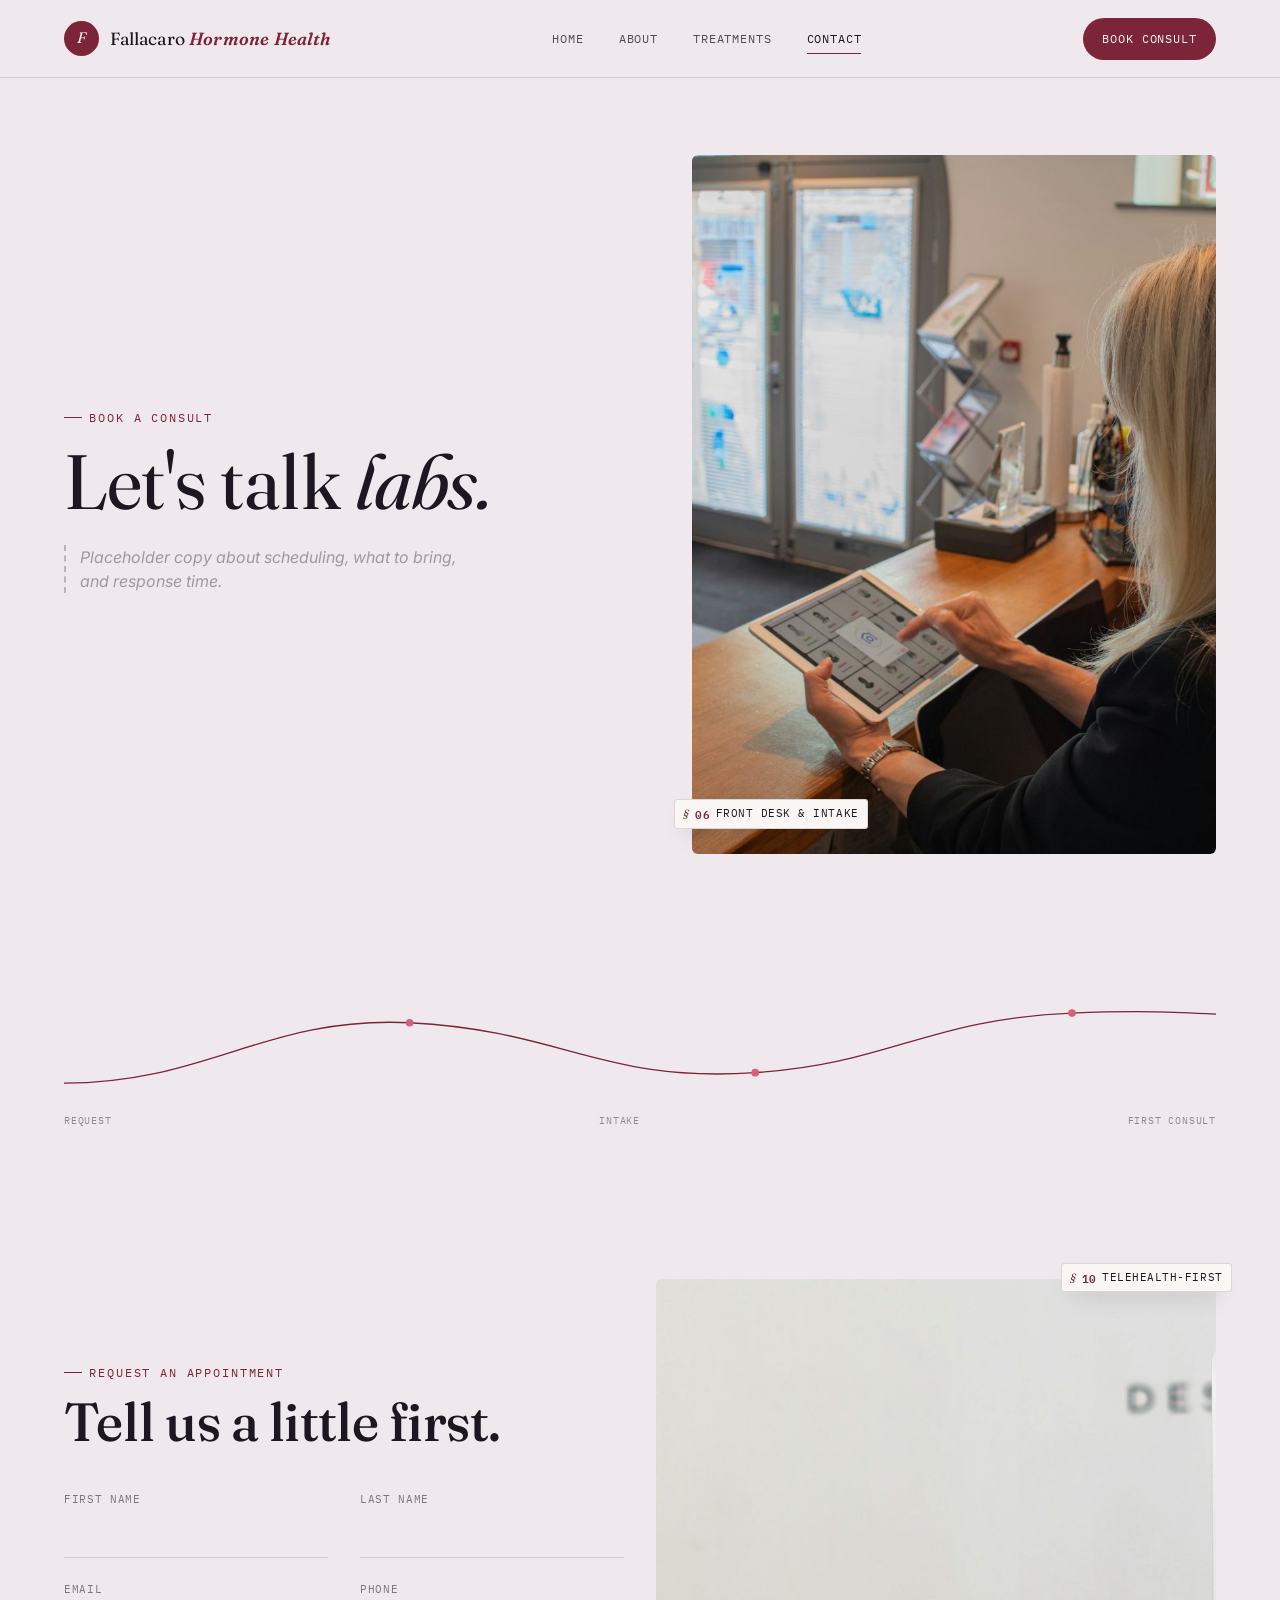
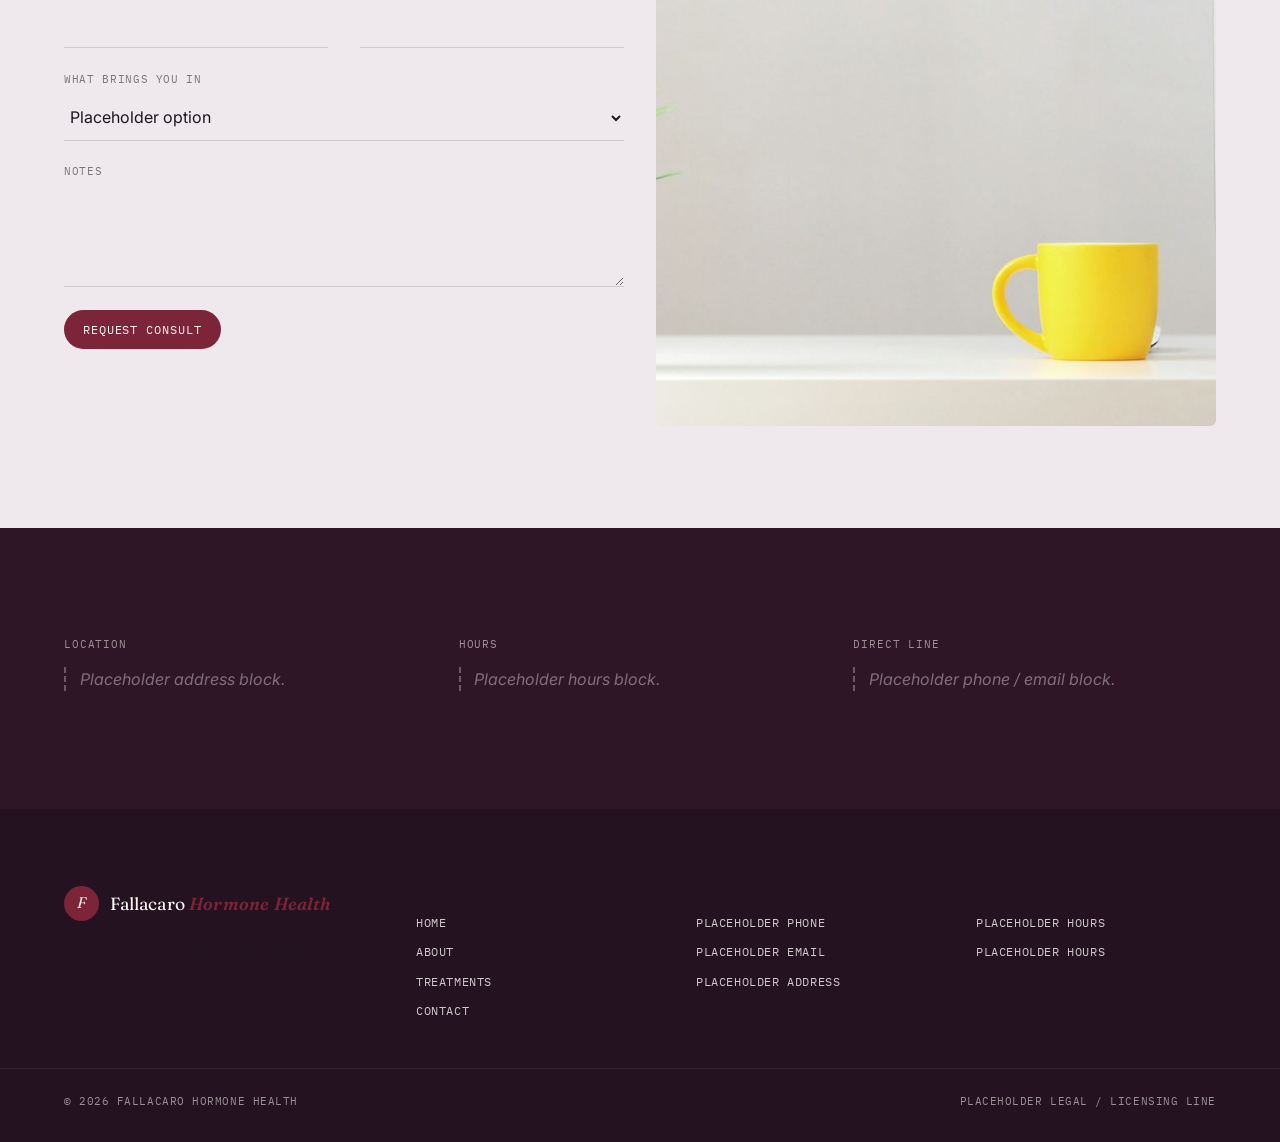
<file: contact.html>
<!doctype html>
<html lang="en">
<head>
<meta charset="UTF-8">
<meta name="viewport" content="width=device-width, initial-scale=1.0">
<title>Contact — Fallacaro Hormone Health</title>
<link rel="stylesheet" href="hrt.css">
</head>
<body>

<header class="site-header">
  <div class="wrap nav">
    <a href="index.html" class="brand">
      <span class="brand-mark">F</span>
      <span class="brand-word">Fallacaro <b>Hormone Health</b></span>
    </a>
    <nav class="nav-links" aria-label="Primary">
      <a href="index.html">Home</a>
      <a href="about.html">About</a>
      <a href="treatments.html">Treatments</a>
      <a href="contact.html">Contact</a>
    </nav>
    <div class="nav-cta">
      <a href="contact.html" class="btn btn-primary">Book Consult</a>
      <button class="nav-toggle" aria-label="Toggle menu" aria-expanded="false">
        <span></span><span></span><span></span>
      </button>
    </div>
  </div>
  <div class="mobile-panel">
    <a href="index.html">Home</a>
    <a href="about.html">About</a>
    <a href="treatments.html">Treatments</a>
    <a href="contact.html">Contact</a>
  </div>
</header>

<main>

  <!-- HERO -->
  <section class="wrap hero">
    <div class="hero-copy">
      <span class="eyebrow">Book a consult</span>
      <h1 class="display-1">Let's talk <span class="italic">labs.</span></h1>
      <p class="placeholder-text" style="margin-top:1rem;">Placeholder copy about scheduling, what to bring, and response time.</p>
    </div>
    <div class="hero-media reveal">
      <div class="frame">
        <img src="[data-uri]" alt="Scheduling an appointment on a tablet at the front desk">
      </div>
      <span class="tag" style="left:-1.1rem; bottom:1.6rem;"><span class="tag-index">06</span> Front desk &amp; intake</span>
    </div>
  </section>

  <div class="curve-divider wrap">
    <svg viewBox="0 0 1200 120" preserveAspectRatio="none" aria-hidden="true">
      <path class="curve-path" d="M0,95 C150,95 210,25 360,32 C520,40 560,95 720,84 C860,75 900,28 1050,22 C1120,19 1160,21 1200,23"/>
      <circle class="curve-dot" cx="360" cy="32" r="4"/>
      <circle class="curve-dot" cx="720" cy="84" r="4"/>
      <circle class="curve-dot" cx="1050" cy="22" r="4"/>
    </svg>
    <div class="curve-caption"><span>Request</span><span>Intake</span><span>First consult</span></div>
  </div>

  <!-- FORM + DESK IMAGE -->
  <section class="section wrap split">
    <div>
      <span class="eyebrow">Request an appointment</span>
      <h2 class="display-2" style="margin-top:0.8rem;">Tell us a little first.</h2>

      <form style="margin-top:2.5rem;">
        <div class="grid grid-2">
          <div class="field">
            <label for="fname">First name</label>
            <input type="text" id="fname" name="fname" autocomplete="given-name">
          </div>
          <div class="field">
            <label for="lname">Last name</label>
            <input type="text" id="lname" name="lname" autocomplete="family-name">
          </div>
        </div>
        <div class="grid grid-2">
          <div class="field">
            <label for="email">Email</label>
            <input type="email" id="email" name="email" autocomplete="email">
          </div>
          <div class="field">
            <label for="phone">Phone</label>
            <input type="tel" id="phone" name="phone" autocomplete="tel">
          </div>
        </div>
        <div class="field">
          <label for="topic">What brings you in</label>
          <select id="topic" name="topic">
            <option>Placeholder option</option>
            <option>Placeholder option</option>
            <option>Placeholder option</option>
          </select>
        </div>
        <div class="field">
          <label for="notes">Notes</label>
          <textarea id="notes" name="notes"></textarea>
        </div>
        <button type="submit" class="btn btn-primary">Request Consult</button>
      </form>
    </div>

    <div class="split-media reveal" style="position:relative;">
      <div class="frame ratio-tall">
        <img src="[data-uri]" alt="A calm desk workspace">
      </div>
      <span class="tag" style="right:-1rem; top:-1rem;"><span class="tag-index">10</span> Telehealth-first</span>
    </div>
  </section>

  <!-- HOURS / INFO STRIP -->
  <section class="section on-dark">
    <div class="wrap grid grid-3">
      <div class="reveal">
        <span class="mono-label">Location</span>
        <p class="placeholder-text" style="margin-top:0.8rem;">Placeholder address block.</p>
      </div>
      <div class="reveal">
        <span class="mono-label">Hours</span>
        <p class="placeholder-text" style="margin-top:0.8rem;">Placeholder hours block.</p>
      </div>
      <div class="reveal">
        <span class="mono-label">Direct line</span>
        <p class="placeholder-text" style="margin-top:0.8rem;">Placeholder phone / email block.</p>
      </div>
    </div>
  </section>

</main>

<footer class="site-footer">
  <div class="wrap footer-grid">
    <div>
      <a href="index.html" class="brand" style="color:var(--paper);">
        <span class="brand-mark">F</span>
        <span class="brand-word">Fallacaro <b>Hormone Health</b></span>
      </a>
      <p class="placeholder-text" style="margin-top:1.2rem;">Placeholder footer note about the practice.</p>
    </div>
    <div class="footer-links">
      <span class="mono-label">Site</span>
      <a href="index.html">Home</a>
      <a href="about.html">About</a>
      <a href="treatments.html">Treatments</a>
      <a href="contact.html">Contact</a>
    </div>
    <div class="footer-links">
      <span class="mono-label">Contact</span>
      <span>Placeholder phone</span>
      <span>Placeholder email</span>
      <span>Placeholder address</span>
    </div>
    <div class="footer-links">
      <span class="mono-label">Hours</span>
      <span>Placeholder hours</span>
      <span>Placeholder hours</span>
    </div>
  </div>
  <div class="wrap footer-bottom">
    <span>&copy; <span data-year></span> Fallacaro Hormone Health</span>
    <span>Placeholder legal / licensing line</span>
  </div>
</footer>

<script src="hrt.js"></script>
</body>
</html>
</file>
<file: hrt.css>
/* ==========================================================================
   FALLACARO HORMONE HEALTH — design tokens
   Palette: plum/oxblood clinical-editorial, lilac-grey base, rose + teal accents
   Type: Fraunces (display) / Inter (body) / IBM Plex Mono (data & labels)
   Signature: the "curve" — a hand-drawn hormone-level line that threads
   between sections, and apothecary specimen tags pinned to every photograph.
   ========================================================================== */

@import url('https://fonts.googleapis.com/css2?family=Fraunces:ital,opsz,wght@0,9..144,300;0,9..144,400;0,9..144,500;0,9..144,600;1,9..144,400;1,9..144,500&family=Inter:wght@400;500;600;700&family=IBM+Plex+Mono:wght@400;500&display=swap');

:root{
  /* -- core palette -- */
  --ink:        #1c1720;
  --plum-950:   #241220;
  --plum-900:   #2e1626;
  --plum-800:   #3d1c30;
  --base:       #efe9ed;
  --base-alt:   #e3dae1;
  --paper:      #faf6f4;
  --oxblood:    #7c2438;
  --oxblood-d:  #5e1a2b;
  --rose:       #d8607c;
  --rose-soft:  #eec3ce;
  --teal:       #1f4b4a;
  --teal-soft:  #cfe3e0;
  --line:       rgba(28,23,32,0.14);
  --line-light: rgba(250,246,244,0.22);

  /* -- type -- */
  --f-display: 'Fraunces', serif;
  --f-body:    'Inter', sans-serif;
  --f-mono:    'IBM Plex Mono', monospace;

  /* -- scale -- */
  --gap: clamp(1.25rem, 2.5vw, 2.5rem);
  --radius-sm: 3px;
  --radius-md: 6px;
  --edge: clamp(1.25rem, 5vw, 4.5rem);
}

*, *::before, *::after{ box-sizing: border-box; }
html{ scroll-behavior: smooth; }

body{
  margin:0;
  background: var(--base);
  color: var(--ink);
  font-family: var(--f-body);
  font-size: 16px;
  line-height: 1.5;
  -webkit-font-smoothing: antialiased;
}

img{ max-width:100%; display:block; }

a{ color: inherit; text-decoration:none; }

::selection{ background: var(--oxblood); color: var(--paper); }

/* focus visibility */
a:focus-visible, button:focus-visible, input:focus-visible, textarea:focus-visible{
  outline: 2px solid var(--oxblood);
  outline-offset: 3px;
}

@media (prefers-reduced-motion: reduce){
  *{ animation-duration: 0.001ms !important; animation-iteration-count: 1 !important; transition-duration: 0.001ms !important; scroll-behavior: auto !important; }
}

/* ==========================================================================
   TYPE PRIMITIVES
   ========================================================================== */

.eyebrow{
  font-family: var(--f-mono);
  font-size: 0.72rem;
  letter-spacing: 0.16em;
  text-transform: uppercase;
  color: var(--oxblood);
  display: inline-flex;
  align-items: center;
  gap: 0.6em;
}
.eyebrow::before{
  content:'';
  width: 1.6em;
  height: 1px;
  background: currentColor;
  display:inline-block;
}
.on-dark .eyebrow{ color: var(--rose-soft); }

h1, h2, h3, h4{
  font-family: var(--f-display);
  font-weight: 500;
  line-height: 1.05;
  margin: 0;
  letter-spacing: -0.01em;
}

.display-1{ font-size: clamp(2.6rem, 6vw, 5.4rem); font-weight: 400; }
.display-2{ font-size: clamp(2.1rem, 4.2vw, 3.4rem); font-weight: 500; }
.display-3{ font-size: clamp(1.5rem, 2.6vw, 2.1rem); font-weight: 500; }
.italic{ font-style: italic; font-weight: 400; }

.lede{
  font-family: var(--f-body);
  font-size: clamp(1.05rem, 1.4vw, 1.25rem);
  font-weight: 400;
  color: rgba(28,23,32,0.72);
  max-width: 46ch;
}
.on-dark .lede{ color: rgba(250,246,244,0.72); }

/* placeholder copy — visually distinct so it reads as reserved space,
   not finished writing */
.placeholder-text{
  font-style: italic;
  color: rgba(28,23,32,0.38);
  border-left: 2px dashed rgba(28,23,32,0.25);
  padding-left: 0.85em;
  max-width: 42ch;
}
.on-dark .placeholder-text{
  color: rgba(250,246,244,0.4);
  border-left-color: rgba(250,246,244,0.3);
}

.mono-label{
  font-family: var(--f-mono);
  font-size: 0.68rem;
  letter-spacing: 0.08em;
  text-transform: uppercase;
  color: rgba(28,23,32,0.5);
}
.on-dark .mono-label{ color: rgba(250,246,244,0.55); }

/* ==========================================================================
   LAYOUT
   ========================================================================== */

.wrap{ max-width: 1320px; margin-inline:auto; padding-inline: var(--edge); }
.section{ padding-block: clamp(3.5rem, 8vw, 7.5rem); }
.on-dark{ background: var(--plum-900); color: var(--paper); }
.on-oxblood{ background: var(--oxblood); color: var(--paper); }
.on-teal{ background: var(--teal); color: var(--paper); }

.grid{ display:grid; gap: var(--gap); }
.grid-2{ grid-template-columns: 1fr; }
.grid-3{ grid-template-columns: 1fr; }
@media (min-width: 780px){
  .grid-2{ grid-template-columns: 1fr 1fr; }
  .grid-3{ grid-template-columns: repeat(3, 1fr); }
}

/* ==========================================================================
   NAV
   ========================================================================== */

.site-header{
  position: sticky; top:0; z-index: 50;
  background: rgba(239,233,237,0.86);
  backdrop-filter: blur(10px) saturate(1.1);
  border-bottom: 1px solid var(--line);
}
.nav{
  display:flex; align-items:center; justify-content:space-between;
  padding-block: 1.1rem;
}
.brand{
  display:flex; align-items:center; gap: 0.7rem;
  font-family: var(--f-display);
  font-size: 1.1rem;
  letter-spacing: 0.01em;
}
.brand-mark{
  width: 2.2rem; height: 2.2rem;
  border-radius: 50%;
  background: var(--oxblood);
  color: var(--paper);
  display:flex; align-items:center; justify-content:center;
  font-family: var(--f-display);
  font-size: 0.95rem;
  font-style: italic;
  flex: none;
}
.brand-word b{ font-weight: 600; font-style: italic; color: var(--oxblood); }

.nav-links{
  display:none;
  align-items:center;
  gap: 2.2rem;
  font-family: var(--f-mono);
  font-size: 0.74rem;
  letter-spacing: 0.07em;
  text-transform: uppercase;
}
@media (min-width: 900px){ .nav-links{ display:flex; } }

.nav-links a{ position:relative; padding-block: 0.3rem; opacity: 0.75; transition: opacity .2s ease; }
.nav-links a:hover{ opacity: 1; }
.nav-links a.is-active{ opacity: 1; }
.nav-links a.is-active::after{
  content:''; position:absolute; left:0; right:0; bottom:-2px; height:1px; background: var(--oxblood);
}

.nav-cta{ display:flex; align-items:center; gap: 1rem; }

.nav-toggle{
  display:inline-flex; flex-direction:column; gap:5px;
  background:none; border:0; cursor:pointer; padding: 0.4rem;
}
@media (min-width: 900px){ .nav-toggle{ display:none; } }
.nav-toggle span{ width: 22px; height: 1.5px; background: var(--ink); display:block; }

.mobile-panel{
  display:none;
  flex-direction:column;
  gap: 1.1rem;
  padding: 1.5rem var(--edge) 2rem;
  border-top: 1px solid var(--line);
  font-family: var(--f-mono);
  text-transform: uppercase;
  letter-spacing: 0.06em;
  font-size: 0.85rem;
  background: var(--base);
}
.mobile-panel.is-open{ display:flex; }
@media (min-width: 900px){ .mobile-panel{ display:none !important; } }

/* ==========================================================================
   BUTTONS / TAGS
   ========================================================================== */

.btn{
  display:inline-flex; align-items:center; gap: 0.6em;
  font-family: var(--f-mono);
  font-size: 0.74rem;
  letter-spacing: 0.08em;
  text-transform: uppercase;
  padding: 0.95em 1.5em;
  border-radius: 999px;
  border: 1px solid transparent;
  cursor: pointer;
  transition: transform .25s cubic-bezier(.2,.8,.2,1), background .25s ease, color .25s ease, border-color .25s ease;
}
.btn:hover{ transform: translateY(-2px); }
.btn-primary{ background: var(--oxblood); color: var(--paper); }
.btn-primary:hover{ background: var(--oxblood-d); }
.btn-ghost{ background: transparent; color: var(--ink); border-color: currentColor; }
.on-dark .btn-ghost, .on-oxblood .btn-ghost, .on-teal .btn-ghost{ color: var(--paper); }
.btn-ghost:hover{ background: rgba(28,23,32,0.06); }
.on-dark .btn-ghost:hover, .on-oxblood .btn-ghost:hover, .on-teal .btn-ghost:hover{ background: rgba(250,246,244,0.12); }

/* apothecary specimen tag pinned to photography */
.tag{
  position:absolute;
  display:inline-flex;
  align-items:center;
  gap: 0.5em;
  background: var(--paper);
  color: var(--ink);
  font-family: var(--f-mono);
  font-size: 0.66rem;
  letter-spacing: 0.05em;
  text-transform: uppercase;
  padding: 0.55em 0.8em;
  border: 1px solid var(--line);
  border-radius: var(--radius-sm);
  box-shadow: 0 10px 24px -12px rgba(28,23,32,0.4);
}
.tag::before{ content:'§'; color: var(--oxblood); font-family: var(--f-display); font-style: italic; }
.tag-index{ color: var(--oxblood); font-weight: 600; }

/* ==========================================================================
   MEDIA FRAME
   ========================================================================== */

.frame{
  position: relative;
  overflow: hidden;
  border-radius: var(--radius-md);
  background: var(--base-alt);
}
.frame img{ width:100%; height:100%; object-fit: cover; display:block; }
.frame.ratio-portrait{ aspect-ratio: 4 / 5; }
.frame.ratio-square{ aspect-ratio: 1 / 1; }
.frame.ratio-wide{ aspect-ratio: 16 / 10; }
.frame.ratio-tall{ aspect-ratio: 3 / 4; }

/* ==========================================================================
   HERO
   ========================================================================== */

.hero{
  display:grid;
  grid-template-columns: 1fr;
  gap: clamp(2rem, 4vw, 3rem);
  align-items:center;
  padding-block: clamp(2.5rem, 6vw, 5rem) clamp(3rem, 7vw, 6rem);
}
@media (min-width: 940px){
  .hero{ grid-template-columns: 1.05fr 0.95fr; }
}
.hero-copy .display-1{ margin-block: 1rem 1.4rem; }
.hero-actions{ display:flex; flex-wrap:wrap; gap: 1rem; margin-top: 2rem; }
.hero-media{ position: relative; }
.hero-media .frame{ aspect-ratio: 4/5; }
@media (min-width: 940px){ .hero-media .frame{ aspect-ratio: 3/4; } }

/* ==========================================================================
   CURVE DIVIDER — the signature motif
   a hormone-level line drawn between sections, echoing a lab chart
   ========================================================================== */

.curve-divider{
  position: relative;
  background: var(--base);
  padding-block: clamp(1.5rem, 4vw, 3rem);
  overflow: hidden;
}
.curve-divider.on-dark, .curve-divider.on-oxblood{ background: transparent; }
.curve-divider svg{ width: 100%; height: auto; display:block; }
.curve-path{
  fill:none;
  stroke: var(--oxblood);
  stroke-width: 1.4;
  stroke-linecap: round;
  stroke-dasharray: 1400;
  stroke-dashoffset: 1400;
  transition: stroke-dashoffset 1.6s cubic-bezier(.2,.7,.2,1);
}
.curve-divider.in-view .curve-path{ stroke-dashoffset: 0; }
.curve-dot{ fill: var(--rose); opacity:0; transform-origin: center; transition: opacity .4s ease .9s, transform .4s ease .9s; transform: scale(0.4); }
.curve-divider.in-view .curve-dot{ opacity:1; transform: scale(1); }
.curve-caption{
  display:flex; justify-content:space-between;
  font-family: var(--f-mono); font-size: 0.62rem; letter-spacing:0.08em; text-transform:uppercase;
  color: rgba(28,23,32,0.45); margin-top: 0.4rem;
}

/* ==========================================================================
   CARDS
   ========================================================================== */

.card{
  background: var(--paper);
  border: 1px solid var(--line);
  border-radius: var(--radius-md);
  padding: clamp(1.5rem, 2.5vw, 2rem);
  display:flex; flex-direction:column; gap: 1rem;
}
.card .frame{ margin: -1.5rem -1.5rem 0.5rem; border-radius: var(--radius-md) var(--radius-md) 0 0; }
.card-index{ font-family: var(--f-mono); font-size: 0.7rem; color: var(--oxblood); }

.reveal{
  opacity: 0;
  transform: translateY(22px);
  transition: opacity .8s cubic-bezier(.2,.7,.2,1), transform .8s cubic-bezier(.2,.7,.2,1);
}
.reveal.in-view{ opacity:1; transform:none; }

/* stat / data strip */
.stat-strip{
  display:grid;
  grid-template-columns: repeat(2, 1fr);
  gap: 1px;
  background: var(--line-light);
  border-top: 1px solid var(--line-light);
  border-bottom: 1px solid var(--line-light);
}
@media (min-width: 780px){ .stat-strip{ grid-template-columns: repeat(4, 1fr); } }
.stat{
  background: var(--teal);
  padding: clamp(1.5rem, 3vw, 2.2rem);
}
.stat-num{ font-family: var(--f-display); font-style: italic; font-size: clamp(1.8rem, 3vw, 2.6rem); }
.stat-label{ font-family: var(--f-mono); font-size: 0.66rem; text-transform:uppercase; letter-spacing:0.06em; opacity:0.72; margin-top: 0.4rem; }

/* image bleed section */
.bleed-panel{
  position: relative;
  min-height: 60vh;
  display:flex; align-items:flex-end;
  background-size: cover; background-position: center;
}
.bleed-panel::before{
  content:'';
  position:absolute; inset:0;
  background: linear-gradient(180deg, rgba(36,18,32,0.15) 0%, rgba(36,18,32,0.86) 100%);
}
.bleed-panel .wrap{ position:relative; z-index:1; padding-block: 3rem; }

/* footer */
.site-footer{
  background: var(--plum-950);
  color: var(--paper);
  padding-block: clamp(3rem, 6vw, 5rem) 2rem;
  position: relative;
}
.footer-grid{
  display:grid; gap: 2.5rem;
  grid-template-columns: 1fr;
}
@media (min-width: 780px){ .footer-grid{ grid-template-columns: 1.3fr 1fr 1fr 1fr; } }
.footer-links{ display:flex; flex-direction:column; gap: 0.7rem; font-family: var(--f-mono); font-size: 0.76rem; text-transform:uppercase; letter-spacing:0.05em; opacity:0.8; }
.footer-bottom{
  margin-top: 3rem; padding-top: 1.5rem;
  border-top: 1px solid rgba(250,246,244,0.14);
  display:flex; flex-wrap:wrap; justify-content:space-between; gap: 1rem;
  font-family: var(--f-mono); font-size: 0.68rem; letter-spacing:0.05em; text-transform:uppercase; opacity:0.55;
}

/* form (contact page) */
.field{ display:flex; flex-direction:column; gap: 0.5rem; margin-bottom: 1.4rem; }
.field label{ font-family: var(--f-mono); font-size: 0.68rem; text-transform:uppercase; letter-spacing:0.06em; color: rgba(28,23,32,0.55); }
.field input, .field textarea, .field select{
  font-family: var(--f-body);
  font-size: 1rem;
  background: transparent;
  border: none;
  border-bottom: 1px solid var(--line);
  padding: 0.7em 0.1em;
  color: var(--ink);
}
.field input:focus, .field textarea:focus, .field select:focus{
  border-bottom-color: var(--oxblood);
  outline: none;
}
.field textarea{ resize: vertical; min-height: 100px; }

/* split layout util */
.split{ display:grid; grid-template-columns: 1fr; gap: var(--gap); align-items:center; }
@media (min-width: 900px){
  .split{ grid-template-columns: 1fr 1fr; }
  .split.rev .split-media{ order:2; }
}

.pill-note{
  display:inline-flex; align-items:center; gap:0.5em;
  font-family: var(--f-mono); font-size: 0.68rem; letter-spacing:0.05em; text-transform:uppercase;
  padding: 0.4em 0.8em; border-radius: 999px;
  background: var(--rose-soft); color: var(--oxblood-d);
}

hr.rule{ border:none; border-top: 1px solid var(--line); margin-block: var(--gap); }
.on-dark hr.rule{ border-top-color: rgba(250,246,244,0.16); }
</file>
